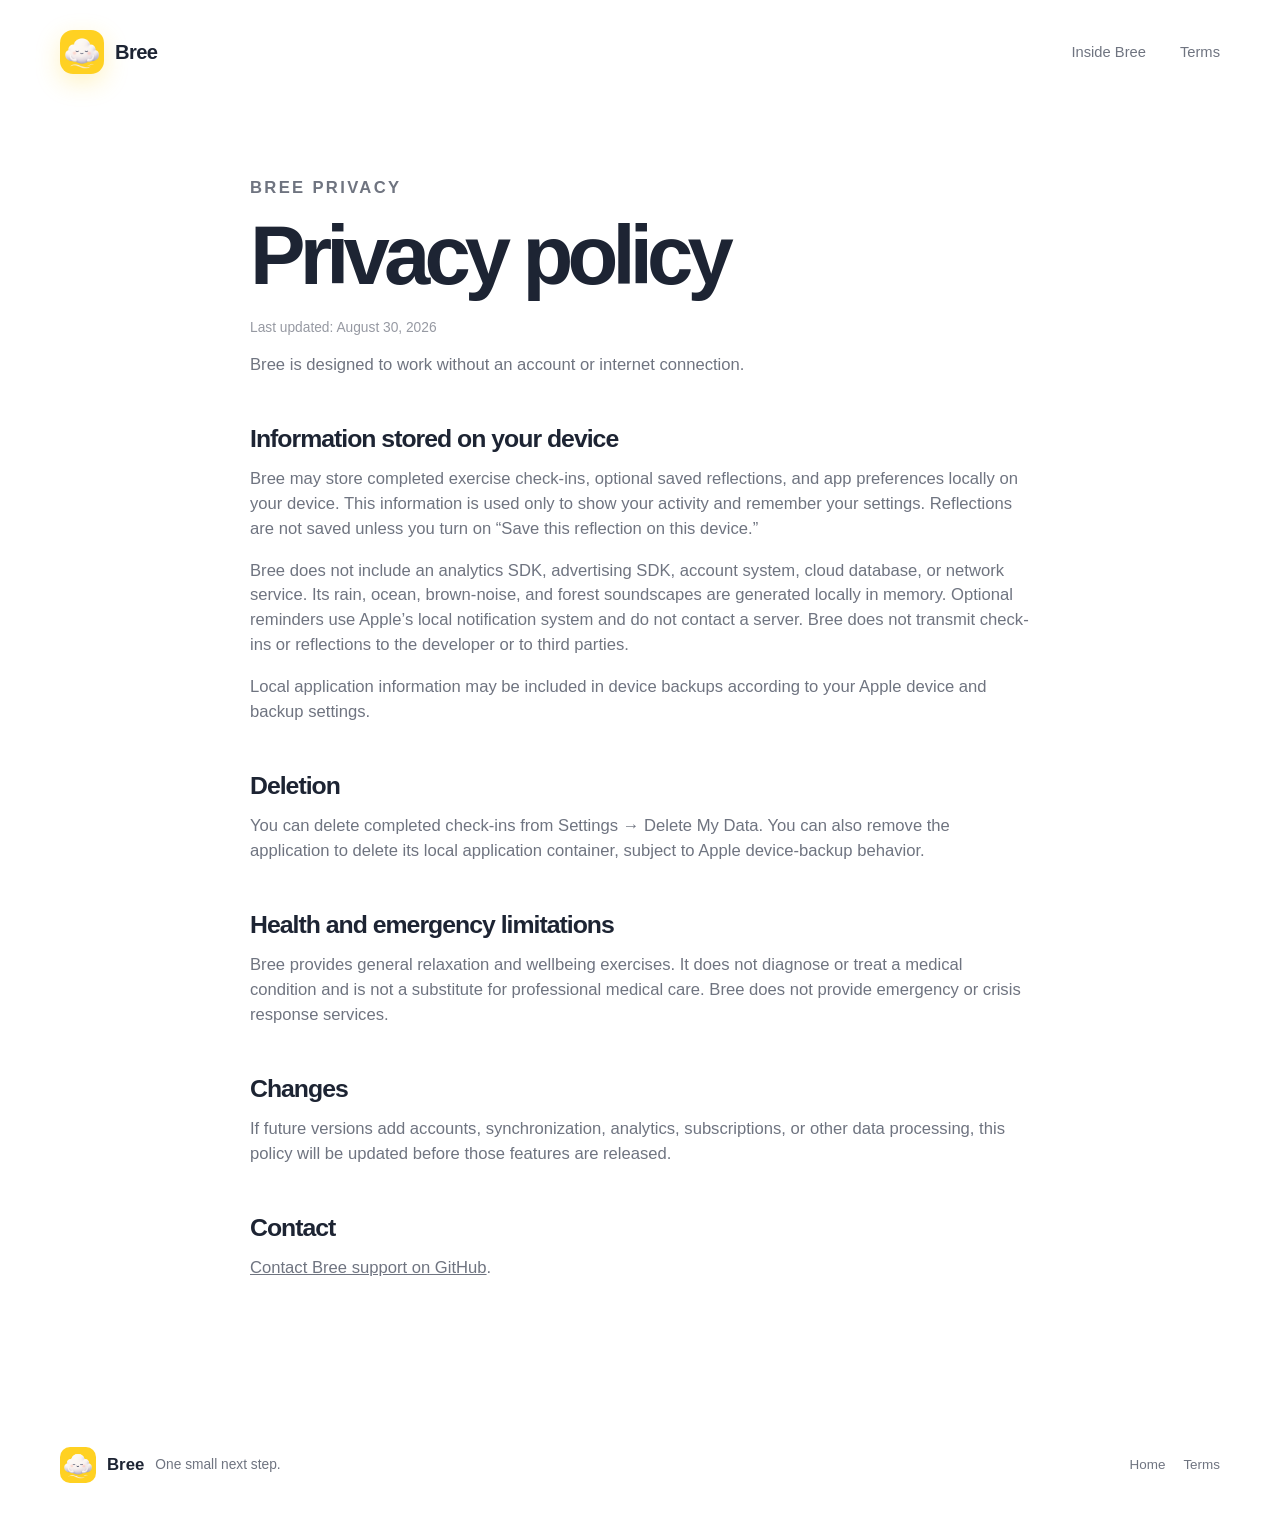
<file: privacy.html>
<!doctype html>
<html lang="en">
  <head>
    <meta charset="utf-8" /><meta name="viewport" content="width=device-width, initial-scale=1" />
    <meta name="theme-color" content="#FFD122" /><meta name="description" content="Bree privacy policy." />
    <title>Privacy — Bree</title><link rel="icon" type="image/png" href="assets/bree-icon.png" /><link rel="stylesheet" href="styles.css" />
  </head>
  <body class="legal-page">
    <header class="site-header"><a class="brand" href="./"><img src="assets/bree-icon.png" alt="" width="44" height="44" /><span>Bree</span></a><nav class="site-nav" aria-label="Primary navigation"><a href="./#inside">Inside Bree</a><a href="terms.html">Terms</a></nav></header>
    <main class="section-shell legal-content"><p class="eyebrow">Bree privacy</p><h1>Privacy policy</h1><p class="legal-updated">Last updated: August 30, 2026</p>
      <p>Bree is designed to work without an account or internet connection.</p>
      <h2>Information stored on your device</h2><p>Bree may store completed exercise check-ins, optional saved reflections, and app preferences locally on your device. This information is used only to show your activity and remember your settings. Reflections are not saved unless you turn on “Save this reflection on this device.”</p>
      <p>Bree does not include an analytics SDK, advertising SDK, account system, cloud database, or network service. Its rain, ocean, brown-noise, and forest soundscapes are generated locally in memory. Optional reminders use Apple’s local notification system and do not contact a server. Bree does not transmit check-ins or reflections to the developer or to third parties.</p>
      <p>Local application information may be included in device backups according to your Apple device and backup settings.</p>
      <h2>Deletion</h2><p>You can delete completed check-ins from Settings → Delete My Data. You can also remove the application to delete its local application container, subject to Apple device-backup behavior.</p>
      <h2>Health and emergency limitations</h2><p>Bree provides general relaxation and wellbeing exercises. It does not diagnose or treat a medical condition and is not a substitute for professional medical care. Bree does not provide emergency or crisis response services.</p>
      <h2>Changes</h2><p>If future versions add accounts, synchronization, analytics, subscriptions, or other data processing, this policy will be updated before those features are released.</p>
      <h2>Contact</h2><p data-support-contact><a href="https://github.com/gtuazon18/bree-support/issues">Contact Bree support on GitHub</a>.</p>
    </main>
    <footer class="site-footer section-shell"><div class="footer-brand"><img src="assets/bree-icon.png" alt="" width="36" height="36" /><strong>Bree</strong><span>One small next step.</span></div><div class="footer-links"><a href="./">Home</a><a href="terms.html">Terms</a></div></footer>
    <script>window.BREE_APP_STORE_URL = ""; window.BREE_SUPPORT_EMAIL = "";</script><script src="site.js" defer></script>
  </body>
</html>
</file>
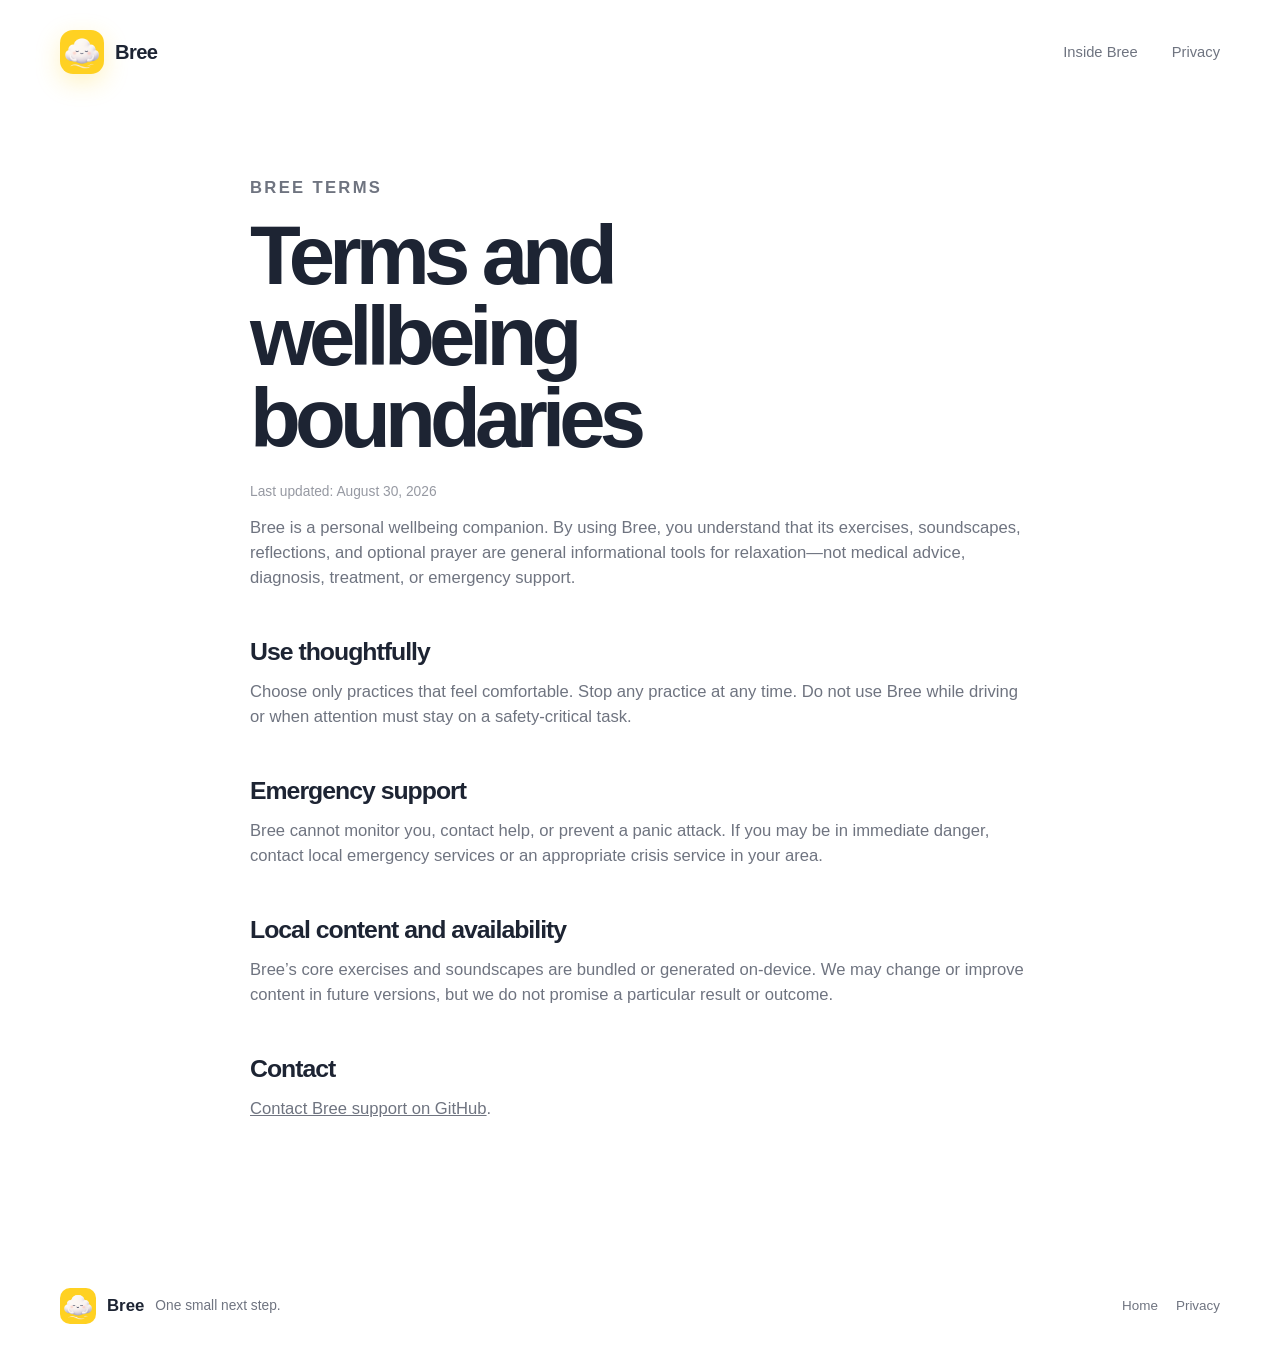
<file: terms.html>
<!doctype html>
<html lang="en">
  <head>
    <meta charset="utf-8" /><meta name="viewport" content="width=device-width, initial-scale=1" />
    <meta name="theme-color" content="#FFD122" /><meta name="description" content="Bree terms and wellbeing boundaries." />
    <title>Terms — Bree</title><link rel="icon" type="image/png" href="assets/bree-icon.png" /><link rel="stylesheet" href="styles.css" />
  </head>
  <body class="legal-page">
    <header class="site-header"><a class="brand" href="./"><img src="assets/bree-icon.png" alt="" width="44" height="44" /><span>Bree</span></a><nav class="site-nav" aria-label="Primary navigation"><a href="./#inside">Inside Bree</a><a href="privacy.html">Privacy</a></nav></header>
    <main class="section-shell legal-content"><p class="eyebrow">Bree terms</p><h1>Terms and wellbeing boundaries</h1><p class="legal-updated">Last updated: August 30, 2026</p>
      <p>Bree is a personal wellbeing companion. By using Bree, you understand that its exercises, soundscapes, reflections, and optional prayer are general informational tools for relaxation—not medical advice, diagnosis, treatment, or emergency support.</p>
      <h2>Use thoughtfully</h2><p>Choose only practices that feel comfortable. Stop any practice at any time. Do not use Bree while driving or when attention must stay on a safety-critical task.</p>
      <h2>Emergency support</h2><p>Bree cannot monitor you, contact help, or prevent a panic attack. If you may be in immediate danger, contact local emergency services or an appropriate crisis service in your area.</p>
      <h2>Local content and availability</h2><p>Bree’s core exercises and soundscapes are bundled or generated on-device. We may change or improve content in future versions, but we do not promise a particular result or outcome.</p>
      <h2>Contact</h2><p data-support-contact><a href="https://github.com/gtuazon18/bree-support/issues">Contact Bree support on GitHub</a>.</p>
    </main>
    <footer class="site-footer section-shell"><div class="footer-brand"><img src="assets/bree-icon.png" alt="" width="36" height="36" /><strong>Bree</strong><span>One small next step.</span></div><div class="footer-links"><a href="./">Home</a><a href="privacy.html">Privacy</a></div></footer>
    <script>window.BREE_APP_STORE_URL = ""; window.BREE_SUPPORT_EMAIL = "";</script><script src="site.js" defer></script>
  </body>
</html>
</file>
<file: styles.css>
:root {
  --yellow: #ffd122;
  --yellow-soft: #fff4bf;
  --ink: #1d2433;
  --muted: #6f7480;
  --line: rgba(29, 36, 51, .12);
  --sky: #eff6ff;
  --blue: #8faaf2;
  --shadow: 0 24px 70px rgba(31, 57, 106, .12);
  --radius-lg: 32px;
  --radius-md: 22px;
  font-family: -apple-system, BlinkMacSystemFont, "SF Pro Display", "Segoe UI", sans-serif;
  color: var(--ink);
  background: #fff;
  line-height: 1.5;
  font-synthesis: none;
}

* { box-sizing: border-box; }
html { scroll-behavior: smooth; }
body { margin: 0; background: #fff; }
img { max-width: 100%; display: block; }
a { color: inherit; }
.skip-link { position: absolute; left: 1rem; top: -4rem; background: var(--ink); color: #fff; padding: .65rem 1rem; border-radius: 999px; z-index: 10; }
.skip-link:focus { top: 1rem; }
.section-shell { width: min(1160px, calc(100% - 48px)); margin-inline: auto; }
.site-header { width: min(1160px, calc(100% - 48px)); margin: 18px auto 0; min-height: 68px; display: flex; align-items: center; justify-content: space-between; gap: 28px; }
.brand, .footer-brand { display: inline-flex; align-items: center; gap: 11px; text-decoration: none; }
.brand img { border-radius: 13px; box-shadow: 0 8px 24px rgba(255, 209, 34, .27); }
.brand span { font-size: 1.26rem; font-weight: 800; letter-spacing: -.03em; }
.site-nav { display: flex; align-items: center; gap: clamp(16px, 3vw, 34px); font-size: .92rem; color: var(--muted); }
.site-nav a { text-decoration: none; }
.site-nav a:hover, .site-nav a:focus-visible { color: var(--ink); }
.site-nav .nav-cta { color: var(--ink); font-weight: 700; background: var(--yellow); padding: 10px 17px; border-radius: 999px; }
.hero { min-height: 670px; display: grid; grid-template-columns: 1.02fr .98fr; align-items: center; gap: 46px; padding: 66px 0 74px; }
.eyebrow { margin: 0 0 14px; text-transform: uppercase; letter-spacing: .14em; font-size: .72rem; font-weight: 800; color: #98700a; }
.eyebrow-dot { width: 8px; height: 8px; margin-right: 7px; display: inline-block; border-radius: 50%; background: var(--yellow); box-shadow: 0 0 0 5px var(--yellow-soft); }
h1, h2, h3, p { margin-top: 0; }
h1 { max-width: 650px; margin-bottom: 22px; font-size: clamp(3rem, 6.5vw, 5.5rem); line-height: .98; letter-spacing: -.07em; }
.hero-lede { max-width: 540px; color: var(--muted); font-size: clamp(1.12rem, 2vw, 1.35rem); line-height: 1.52; }
.hero-actions { display: flex; flex-wrap: wrap; align-items: center; gap: 12px; margin: 30px 0 17px; }
.button { min-height: 52px; display: inline-flex; align-items: center; justify-content: center; gap: 10px; padding: 0 21px; border-radius: 999px; border: 1px solid transparent; font-weight: 750; text-decoration: none; transition: transform .2s ease, box-shadow .2s ease, background .2s ease; }
.button:hover, .button:focus-visible { transform: translateY(-2px); }
.button-primary { color: var(--ink); background: var(--yellow); box-shadow: 0 12px 25px rgba(255, 209, 34, .28); }
.button-primary:hover, .button-primary:focus-visible { box-shadow: 0 16px 30px rgba(255, 209, 34, .4); }
.button-secondary { color: var(--ink); background: #fff; border-color: var(--line); }
.microcopy { color: #8b8f98; font-size: .81rem; }
.microcopy span { color: var(--yellow); font-size: .7rem; }
.hero-art { position: relative; min-height: 540px; display: grid; place-items: center; isolation: isolate; }
.sun-orb { position: absolute; width: 330px; height: 330px; border-radius: 50%; background: radial-gradient(circle, rgba(255,255,255,.9) 0 34%, rgba(255, 232, 126, .55) 55%, rgba(255, 209, 34, 0) 72%); filter: blur(3px); z-index: -3; }
.hero-cloud { position: absolute; border-radius: 50%; filter: blur(1px); z-index: -2; }
.cloud-back { width: 380px; height: 155px; bottom: 92px; background: linear-gradient(180deg, #edf5ff, #d4e2fb); opacity: .9; box-shadow: 0 32px 70px rgba(108, 137, 194, .18); }
.hero-mascot { width: min(520px, 85%); height: auto; filter: drop-shadow(0 28px 26px rgba(76, 99, 156, .2)); animation: float 6s ease-in-out infinite; }
.breath-lines { position: absolute; bottom: 88px; left: 50%; transform: translateX(-50%); width: 180px; display: grid; gap: 10px; }
.breath-lines i { height: 2px; display: block; border-radius: 100%; background: #aec5f0; transform: rotate(-4deg); }
.breath-lines i:last-child { width: 70%; justify-self: end; transform: rotate(4deg); opacity: .7; }
.hero-note { position: absolute; right: 0; bottom: 42px; display: grid; gap: 2px; padding: 14px 17px; border: 1px solid rgba(53, 82, 139, .12); border-radius: 17px; background: rgba(255,255,255,.78); backdrop-filter: blur(12px); box-shadow: 0 12px 30px rgba(67, 94, 146, .12); font-size: .8rem; }
.hero-note span { color: var(--muted); }
@keyframes float { 0%, 100% { transform: translateY(5px); } 50% { transform: translateY(-9px); } }
.promise-band { background: var(--ink); color: #fff; }
.promise-grid { display: grid; grid-template-columns: repeat(3, 1fr); padding: 30px 0; gap: 24px; }
.promise-grid div { display: grid; gap: 4px; padding-right: 22px; border-right: 1px solid rgba(255,255,255,.18); }
.promise-grid div:last-child { border: 0; }
.promise-grid strong { font-size: .94rem; }
.promise-grid span { color: rgba(255,255,255,.67); font-size: .87rem; }
.section { padding: 120px 0; }
.section-heading { max-width: 700px; margin-bottom: 42px; }
.section-heading h2, .privacy-section h2, .download-inner h2 { margin-bottom: 14px; font-size: clamp(2.35rem, 4.4vw, 4rem); line-height: 1.02; letter-spacing: -.06em; }
.section-heading p:not(.eyebrow), .privacy-section p:not(.eyebrow), .download-inner p:not(.eyebrow) { color: var(--muted); font-size: 1.08rem; }
.steps-grid { display: grid; grid-template-columns: repeat(3, 1fr); gap: 18px; }
.step-card { position: relative; min-height: 375px; padding: 28px; border: 1px solid var(--line); border-radius: var(--radius-md); background: linear-gradient(160deg, #fff, #f8fbff); overflow: hidden; }
.step-card img { width: 190px; height: 190px; object-fit: contain; margin: 4px auto 20px; }
.step-number { display: inline-flex; color: #a07811; font-size: .75rem; font-weight: 800; letter-spacing: .12em; }
.step-card h3, .feature-card h3 { margin-bottom: 8px; font-size: 1.35rem; letter-spacing: -.03em; }
.step-card p, .feature-card p { color: var(--muted); margin-bottom: 0; }
.section-tint { background: linear-gradient(180deg, #f6faff, #eef5ff); }
.split-heading { display: flex; align-items: end; justify-content: space-between; gap: 44px; max-width: none; }
.split-heading > p { max-width: 390px; margin-bottom: 0; }
.feature-grid { display: grid; grid-template-columns: repeat(2, 1fr); gap: 18px; }
.feature-card { min-height: 335px; padding: 28px; border: 1px solid rgba(43, 78, 132, .11); border-radius: var(--radius-md); background: rgba(255,255,255,.84); box-shadow: 0 15px 40px rgba(83, 112, 165, .06); }
.feature-wide { grid-column: span 2; min-height: 285px; display: flex; align-items: center; justify-content: space-between; gap: 24px; }
.feature-wide img { width: 260px; height: 260px; object-fit: contain; }
.feature-copy { max-width: 590px; }
.feature-kicker { color: #a07811; text-transform: uppercase; letter-spacing: .13em; font-size: .7rem; font-weight: 800; }
.feature-card img:not(.feature-wide img) { width: 150px; height: 150px; object-fit: contain; margin: -6px 0 14px; }
.text-link { color: #926900; font-weight: 750; text-decoration: none; }
.text-link:hover, .text-link:focus-visible { text-decoration: underline; }
.soundscapes { padding: 120px 0; }
.sound-grid { display: grid; grid-template-columns: repeat(4, 1fr); gap: 13px; }
.sound-grid figure { margin: 0; }
.sound-grid img { width: 100%; aspect-ratio: 1.2; object-fit: cover; border-radius: 18px; box-shadow: var(--shadow); }
.sound-grid figcaption { margin: 10px 2px 0; color: var(--muted); font-size: .9rem; }
.screenshot-strip { display: flex; gap: 16px; overflow-x: auto; padding: 4px 3px 22px; scroll-snap-type: x mandatory; scrollbar-color: var(--yellow) transparent; }
.screenshot-strip figure { flex: 0 0 204px; margin: 0; scroll-snap-align: start; }
.screenshot-strip img { width: 204px; height: 442px; object-fit: cover; object-position: top; border-radius: 24px; border: 1px solid rgba(29,36,51,.1); box-shadow: var(--shadow); background: #fff; }
.screenshot-strip figcaption { margin: 11px 2px 0; color: var(--muted); font-size: .86rem; }
.privacy-section { display: grid; grid-template-columns: 250px 1fr; align-items: center; gap: 60px; padding: 110px 0; }
.privacy-art { display: grid; place-items: center; width: 250px; height: 250px; border-radius: 64px; background: var(--yellow); box-shadow: 0 20px 45px rgba(255,209,34,.3); }
.privacy-art img { width: 170px; height: 170px; border-radius: 41px; }
.faq-section { padding: 30px 0 115px; }
.faq-list { border-top: 1px solid var(--line); }
details { border-bottom: 1px solid var(--line); padding: 19px 2px; }
summary { cursor: pointer; list-style: none; font-weight: 750; }
summary::-webkit-details-marker { display: none; }
summary::after { content: "+"; float: right; color: #a07811; font-size: 1.35rem; line-height: 1; }
details[open] summary::after { content: "−"; }
details p { max-width: 700px; margin: 13px 0 0; color: var(--muted); }
.download-section { background: var(--yellow); }
.download-inner { display: flex; align-items: center; justify-content: center; gap: 48px; min-height: 360px; padding: 52px 0; }
.download-inner > img { width: 190px; height: 190px; object-fit: contain; filter: drop-shadow(0 18px 14px rgba(100,75,0,.16)); }
.download-inner .button { background: var(--ink); color: #fff; box-shadow: 0 12px 26px rgba(43,37,5,.2); }
.site-footer { display: grid; grid-template-columns: 1fr auto; gap: 18px 32px; align-items: center; padding: 29px 0 34px; }
.footer-brand { flex-wrap: wrap; }
.footer-brand img { border-radius: 10px; }
.footer-brand strong { font-size: 1.05rem; }
.footer-brand span { color: var(--muted); font-size: .86rem; }
.footer-links { display: flex; align-items: center; flex-wrap: wrap; justify-content: flex-end; gap: 18px; color: var(--muted); font-size: .84rem; }
.footer-links a { text-decoration: none; }
.footer-links a:hover, .footer-links a:focus-visible { color: var(--ink); }
.footer-note { grid-column: 1 / -1; margin: 0; color: #8a8e96; font-size: .78rem; }
.legal-page { min-height: 100vh; }
.legal-content { max-width: 780px; padding: 90px 0 120px; }
.legal-content h1 { font-size: clamp(3rem, 7vw, 5.2rem); }
.legal-content h2 { margin: 42px 0 10px; font-size: 1.55rem; letter-spacing: -.04em; }
.legal-content p { color: var(--muted); font-size: 1.04rem; }
.legal-content .legal-updated { font-size: .86rem; color: #9699a2; }
@media (max-width: 820px) {
  .section-shell, .site-header { width: min(100% - 34px, 620px); }
  .site-header { align-items: flex-start; }
  .site-nav { gap: 13px; font-size: .78rem; flex-wrap: wrap; justify-content: flex-end; }
  .site-nav a:not(.nav-cta) { display: none; }
  .hero { grid-template-columns: 1fr; gap: 12px; padding: 54px 0 70px; }
  .hero-art { min-height: 420px; }
  .hero-mascot { width: min(410px, 88%); }
  .hero-note { right: 2%; bottom: 22px; }
  .promise-grid { grid-template-columns: 1fr; gap: 15px; padding: 24px 0; }
  .promise-grid div { border-right: 0; border-bottom: 1px solid rgba(255,255,255,.18); padding: 0 0 15px; }
  .promise-grid div:last-child { padding-bottom: 0; }
  .section, .soundscapes { padding: 84px 0; }
  .steps-grid, .feature-grid { grid-template-columns: 1fr; }
  .feature-wide { grid-column: auto; }
  .split-heading { display: block; }
  .split-heading > p { margin-top: 20px; }
  .sound-grid { grid-template-columns: repeat(2, 1fr); }
  .privacy-section { grid-template-columns: 1fr; gap: 28px; padding: 84px 0; }
  .privacy-art { width: 180px; height: 180px; border-radius: 46px; }
  .privacy-art img { width: 123px; height: 123px; border-radius: 29px; }
  .download-inner { display: grid; grid-template-columns: 115px 1fr; gap: 22px; }
  .download-inner > img { width: 115px; height: 115px; }
  .site-footer { grid-template-columns: 1fr; }
  .footer-links { justify-content: flex-start; }
}
@media (prefers-reduced-motion: reduce) {
  html { scroll-behavior: auto; }
  *, *::before, *::after { animation-duration: .01ms !important; transition-duration: .01ms !important; }
}
</file>
